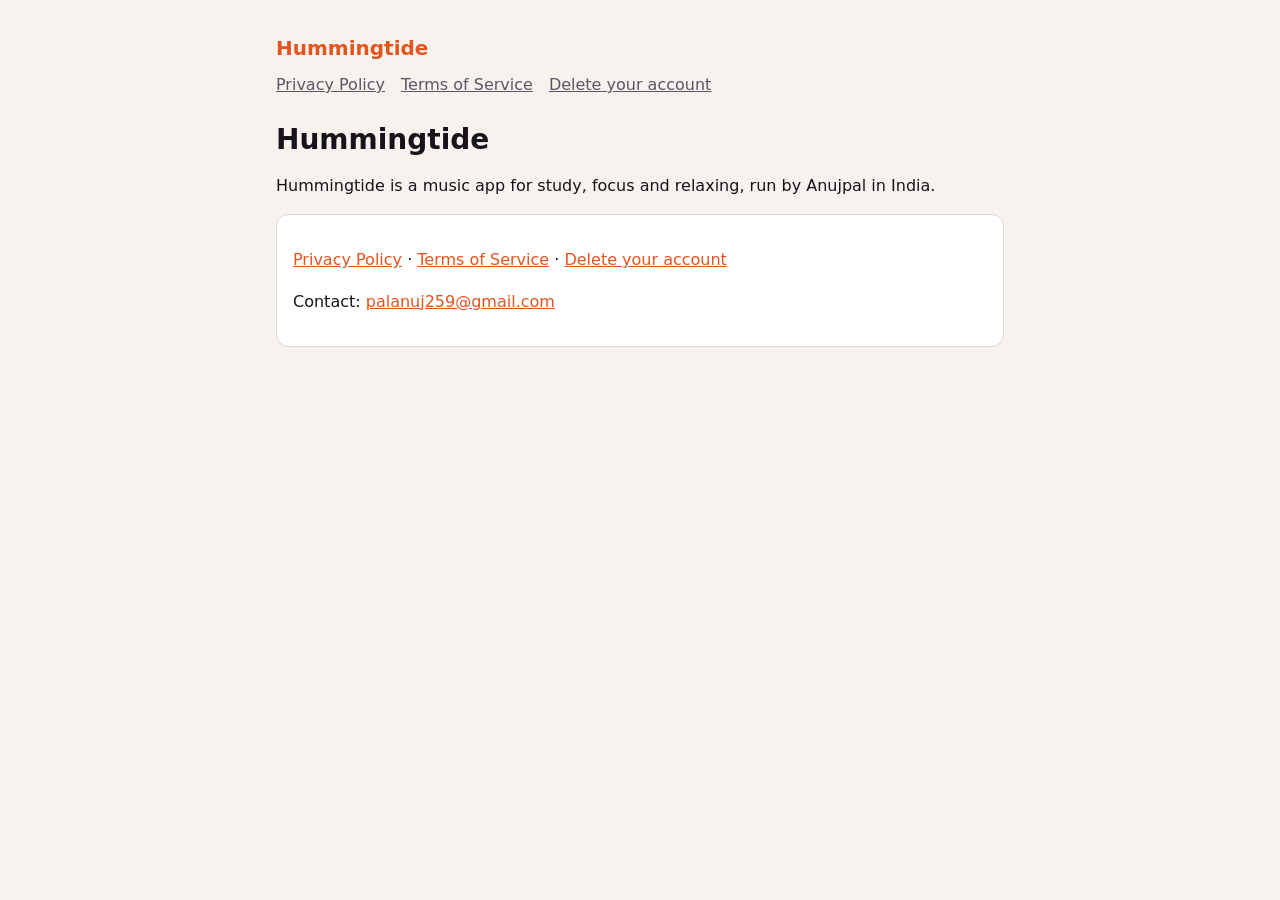
<file: index.html>
<!doctype html><html lang="en"><head><meta charset="utf-8"><meta name="viewport" content="width=device-width,initial-scale=1"><link rel="stylesheet" href="style.css"><title>Hummingtide</title></head><body><main><header><a href="./">Hummingtide</a></header><nav><a href="privacy.html">Privacy Policy</a><a href="terms.html">Terms of Service</a><a href="delete-account.html">Delete your account</a></nav>
<h1>Hummingtide</h1><p>Hummingtide is a music app for study, focus and relaxing, run by Anujpal in India.</p>
<div class="card"><p><a href="privacy.html">Privacy Policy</a> · <a href="terms.html">Terms of Service</a> · <a href="delete-account.html">Delete your account</a></p><p>Contact: <a href="mailto:palanuj259@gmail.com">palanuj259@gmail.com</a></p></div>
</main></body></html>
</file>
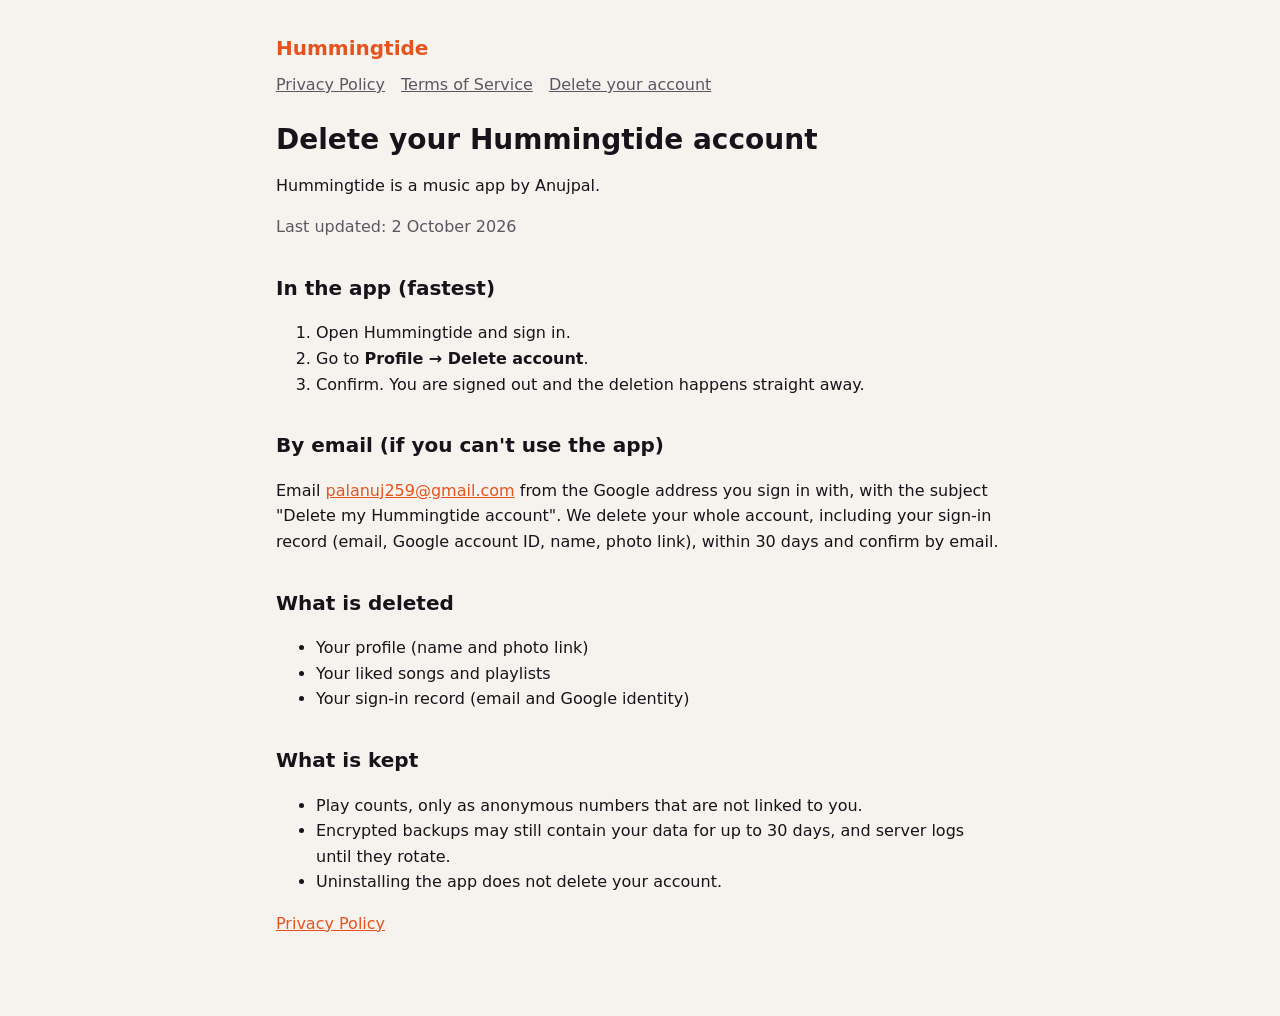
<file: delete-account.html>
<!doctype html><html lang="en"><head><meta charset="utf-8"><meta name="viewport" content="width=device-width,initial-scale=1"><link rel="stylesheet" href="style.css"><title>Delete your account · Hummingtide</title></head><body><main><header><a href="./">Hummingtide</a></header><nav><a href="privacy.html">Privacy Policy</a><a href="terms.html">Terms of Service</a><a href="delete-account.html">Delete your account</a></nav>
<h1>Delete your Hummingtide account</h1><p>Hummingtide is a music app by Anujpal.</p><p class="date">Last updated: 2 October 2026</p>
<h2>In the app (fastest)</h2><ol><li>Open Hummingtide and sign in.</li><li>Go to <strong>Profile → Delete account</strong>.</li><li>Confirm. You are signed out and the deletion happens straight away.</li></ol>
<h2>By email (if you can't use the app)</h2><p>Email <a href="mailto:palanuj259@gmail.com">palanuj259@gmail.com</a> from the Google address you sign in with, with the subject "Delete my Hummingtide account". We delete your whole account, including your sign-in record (email, Google account ID, name, photo link), within 30 days and confirm by email.</p>
<h2>What is deleted</h2><ul><li>Your profile (name and photo link)</li><li>Your liked songs and playlists</li><li>Your sign-in record (email and Google identity)</li></ul>
<h2>What is kept</h2><ul><li>Play counts, only as anonymous numbers that are not linked to you.</li><li>Encrypted backups may still contain your data for up to 30 days, and server logs until they rotate.</li><li>Uninstalling the app does not delete your account.</li></ul>
<p><a href="privacy.html">Privacy Policy</a></p></main></body></html>
</file>
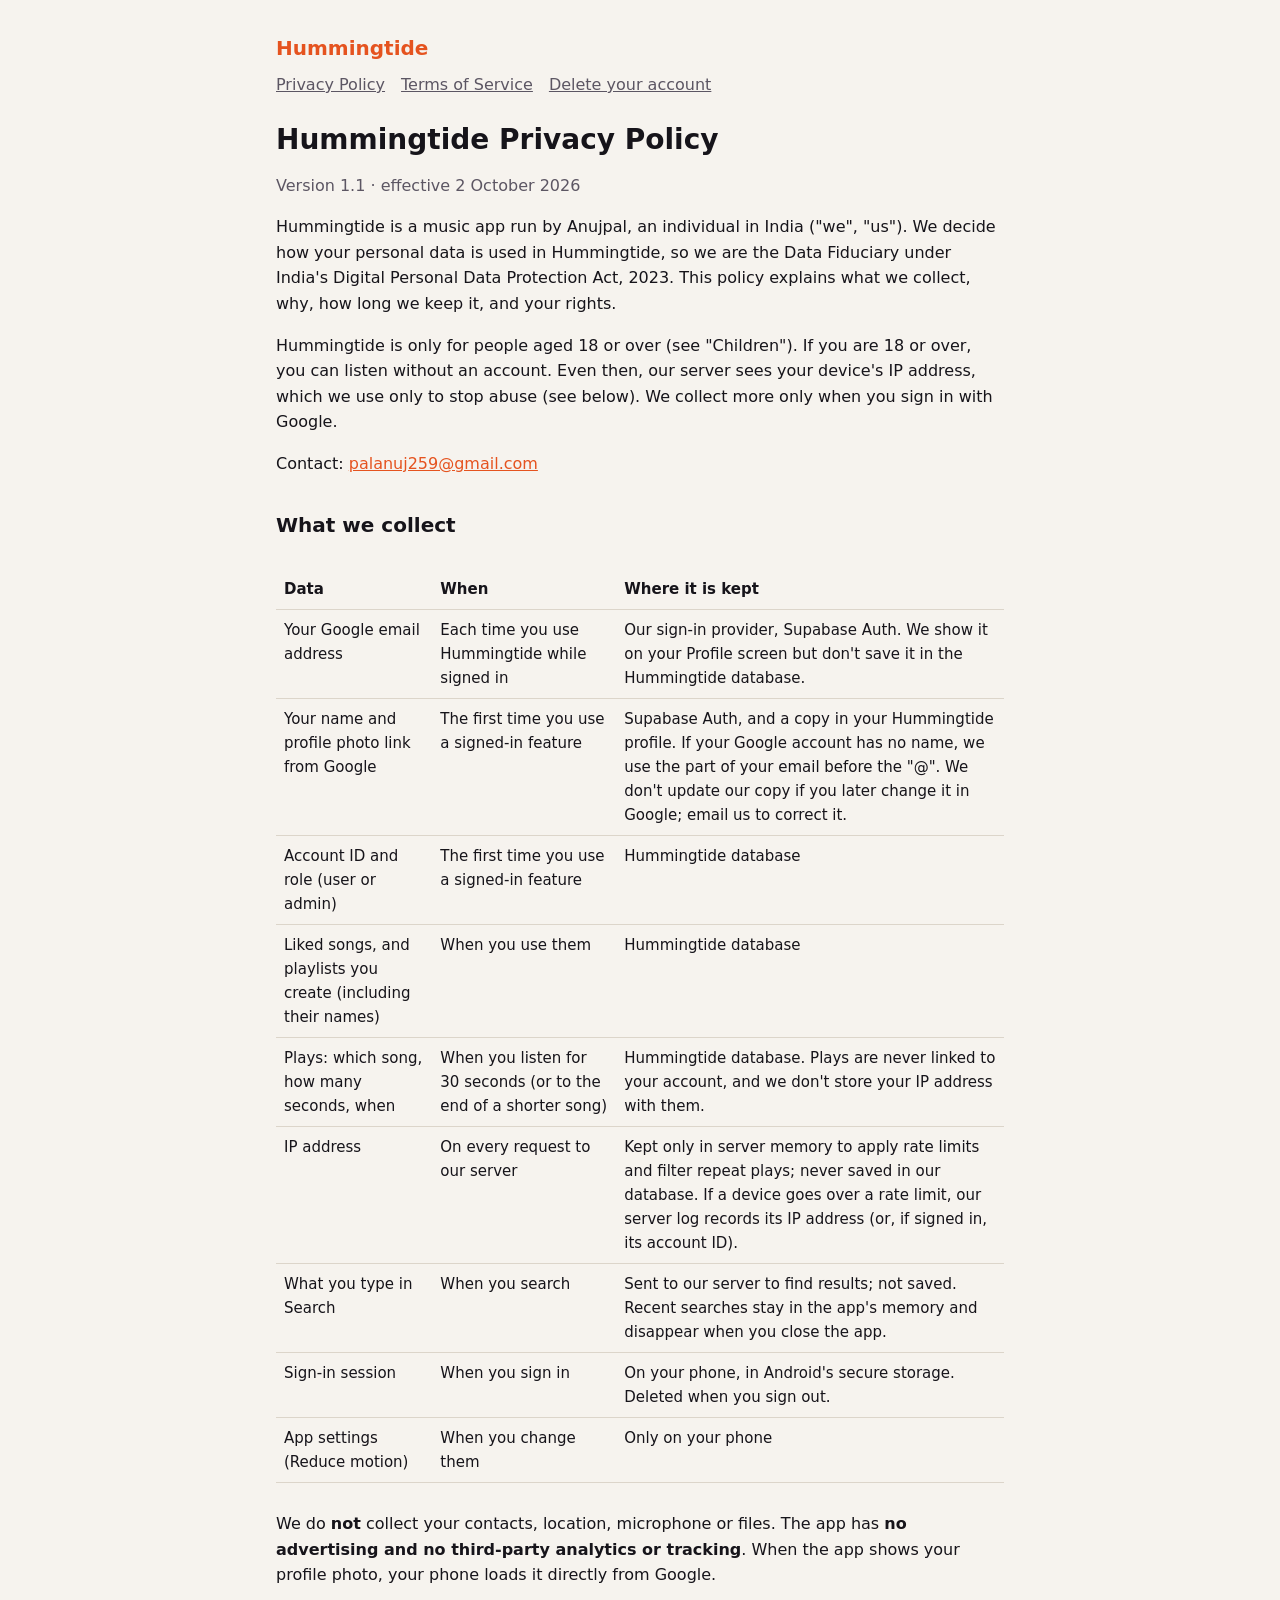
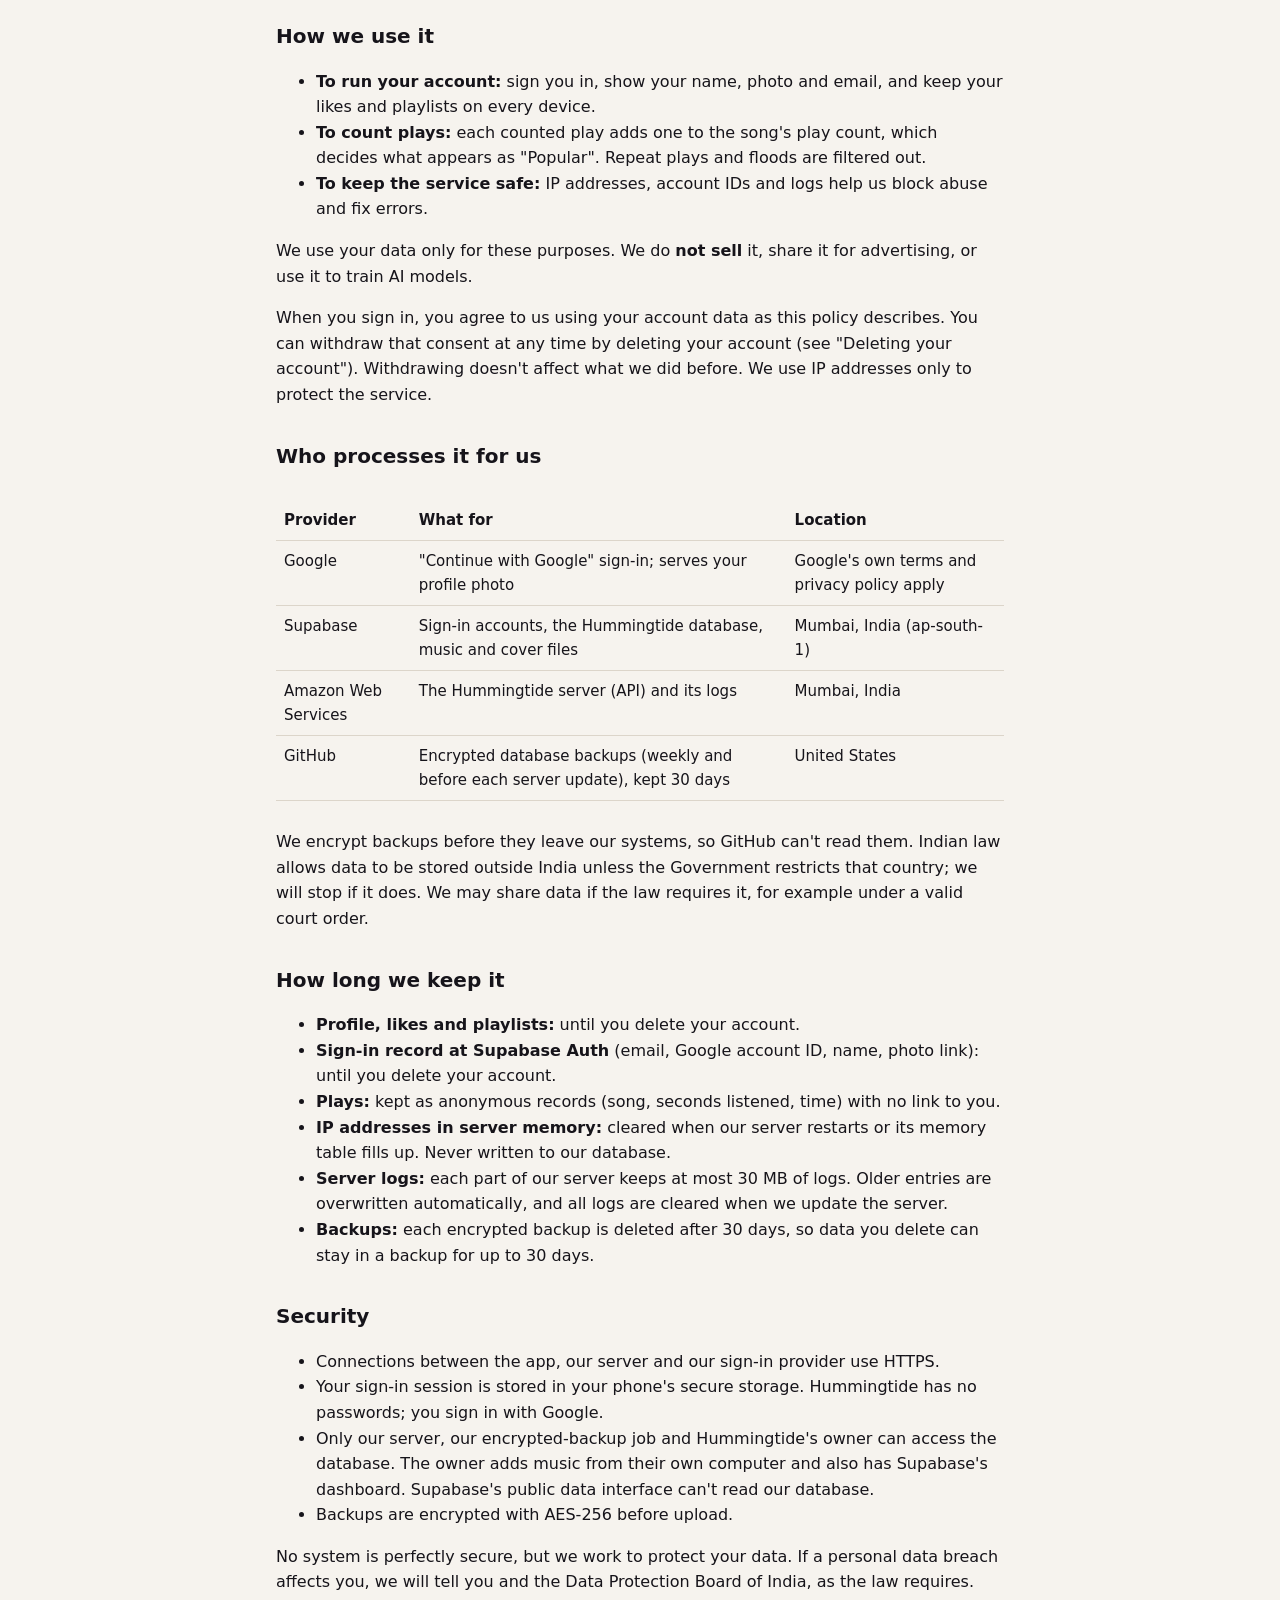
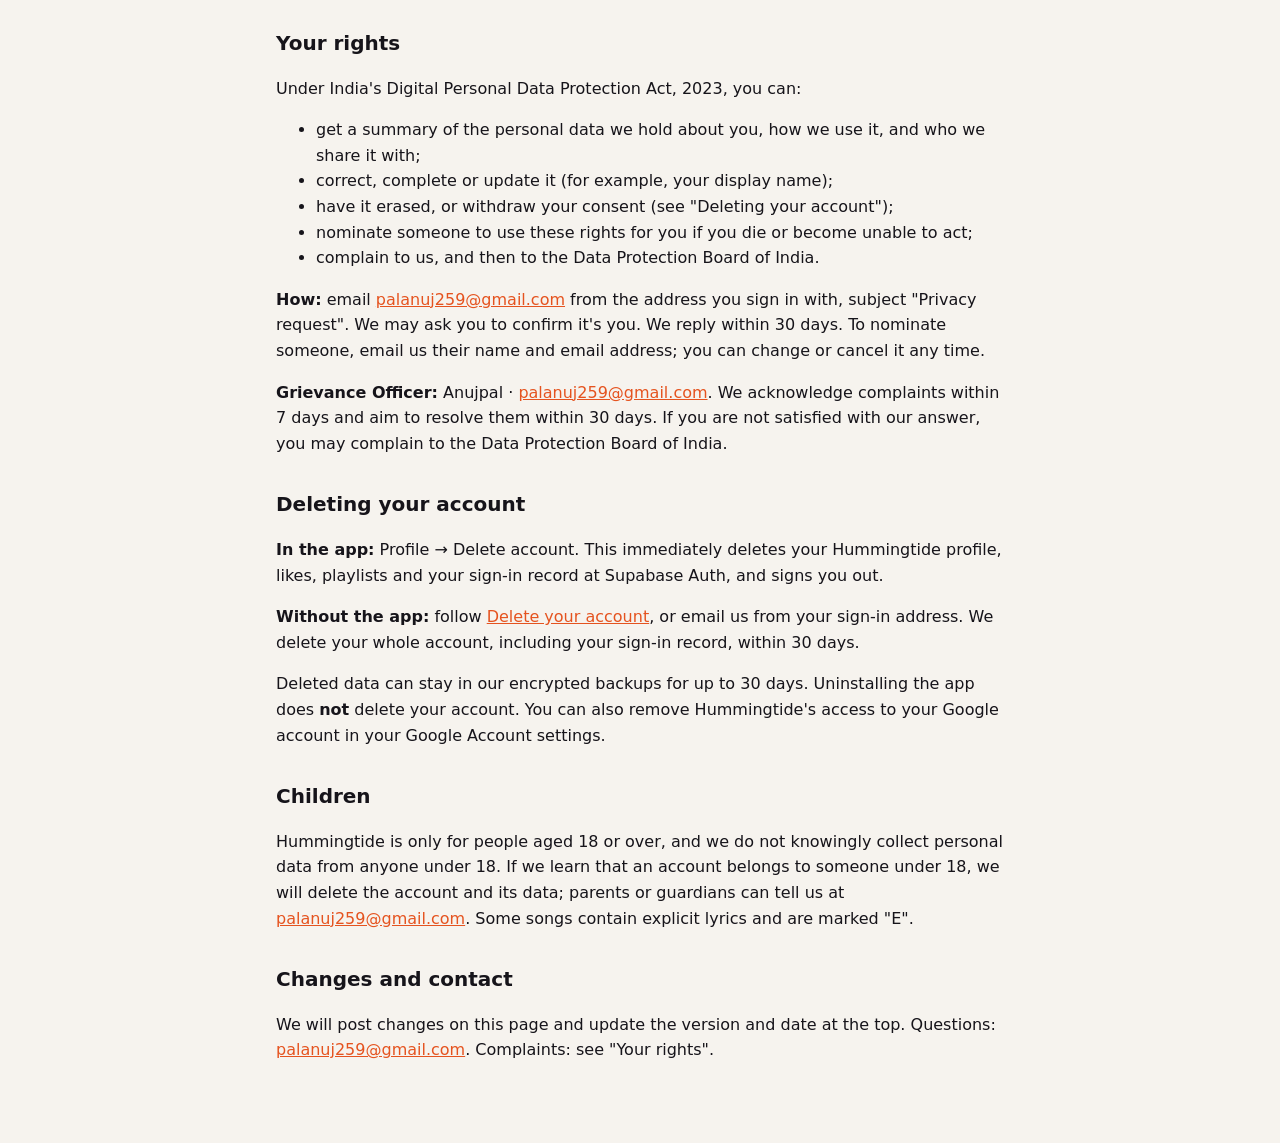
<file: privacy.html>
<!doctype html><html lang="en"><head><meta charset="utf-8"><meta name="viewport" content="width=device-width,initial-scale=1"><link rel="stylesheet" href="style.css"><title>Privacy Policy · Hummingtide</title></head><body><main><header><a href="./">Hummingtide</a></header><nav><a href="privacy.html">Privacy Policy</a><a href="terms.html">Terms of Service</a><a href="delete-account.html">Delete your account</a></nav>
<h1>Hummingtide Privacy Policy</h1><p class="date">Version 1.1 · effective 2 October 2026</p>
<p>Hummingtide is a music app run by Anujpal, an individual in India ("we", "us"). We decide how your personal data is used in Hummingtide, so we are the Data Fiduciary under India's Digital Personal Data Protection Act, 2023. This policy explains what we collect, why, how long we keep it, and your rights.</p>
<p>Hummingtide is only for people aged 18 or over (see "Children"). If you are 18 or over, you can listen without an account. Even then, our server sees your device's IP address, which we use only to stop abuse (see below). We collect more only when you sign in with Google.</p>
<p>Contact: <a href="mailto:palanuj259@gmail.com">palanuj259@gmail.com</a></p>
<h2>What we collect</h2><div class="wrap"><table><tr><th>Data</th><th>When</th><th>Where it is kept</th></tr>
<tr><td>Your Google email address</td><td>Each time you use Hummingtide while signed in</td><td>Our sign-in provider, Supabase Auth. We show it on your Profile screen but don't save it in the Hummingtide database.</td></tr>
<tr><td>Your name and profile photo link from Google</td><td>The first time you use a signed-in feature</td><td>Supabase Auth, and a copy in your Hummingtide profile. If your Google account has no name, we use the part of your email before the "@". We don't update our copy if you later change it in Google; email us to correct it.</td></tr>
<tr><td>Account ID and role (user or admin)</td><td>The first time you use a signed-in feature</td><td>Hummingtide database</td></tr>
<tr><td>Liked songs, and playlists you create (including their names)</td><td>When you use them</td><td>Hummingtide database</td></tr>
<tr><td>Plays: which song, how many seconds, when</td><td>When you listen for 30 seconds (or to the end of a shorter song)</td><td>Hummingtide database. Plays are never linked to your account, and we don't store your IP address with them.</td></tr>
<tr><td>IP address</td><td>On every request to our server</td><td>Kept only in server memory to apply rate limits and filter repeat plays; never saved in our database. If a device goes over a rate limit, our server log records its IP address (or, if signed in, its account ID).</td></tr>
<tr><td>What you type in Search</td><td>When you search</td><td>Sent to our server to find results; not saved. Recent searches stay in the app's memory and disappear when you close the app.</td></tr>
<tr><td>Sign-in session</td><td>When you sign in</td><td>On your phone, in Android's secure storage. Deleted when you sign out.</td></tr>
<tr><td>App settings (Reduce motion)</td><td>When you change them</td><td>Only on your phone</td></tr></table></div>
<p>We do <strong>not</strong> collect your contacts, location, microphone or files. The app has <strong>no advertising and no third-party analytics or tracking</strong>. When the app shows your profile photo, your phone loads it directly from Google.</p>
<h2>How we use it</h2><ul><li><strong>To run your account:</strong> sign you in, show your name, photo and email, and keep your likes and playlists on every device.</li>
<li><strong>To count plays:</strong> each counted play adds one to the song's play count, which decides what appears as "Popular". Repeat plays and floods are filtered out.</li>
<li><strong>To keep the service safe:</strong> IP addresses, account IDs and logs help us block abuse and fix errors.</li></ul>
<p>We use your data only for these purposes. We do <strong>not sell</strong> it, share it for advertising, or use it to train AI models.</p>
<p>When you sign in, you agree to us using your account data as this policy describes. You can withdraw that consent at any time by deleting your account (see "Deleting your account"). Withdrawing doesn't affect what we did before. We use IP addresses only to protect the service.</p>
<h2>Who processes it for us</h2><div class="wrap"><table><tr><th>Provider</th><th>What for</th><th>Location</th></tr>
<tr><td>Google</td><td>"Continue with Google" sign-in; serves your profile photo</td><td>Google's own terms and privacy policy apply</td></tr>
<tr><td>Supabase</td><td>Sign-in accounts, the Hummingtide database, music and cover files</td><td>Mumbai, India (ap-south-1)</td></tr>
<tr><td>Amazon Web Services</td><td>The Hummingtide server (API) and its logs</td><td>Mumbai, India</td></tr>
<tr><td>GitHub</td><td>Encrypted database backups (weekly and before each server update), kept 30 days</td><td>United States</td></tr></table></div>
<p>We encrypt backups before they leave our systems, so GitHub can't read them. Indian law allows data to be stored outside India unless the Government restricts that country; we will stop if it does. We may share data if the law requires it, for example under a valid court order.</p>
<h2>How long we keep it</h2><ul><li><strong>Profile, likes and playlists:</strong> until you delete your account.</li>
<li><strong>Sign-in record at Supabase Auth</strong> (email, Google account ID, name, photo link): until you delete your account.</li>
<li><strong>Plays:</strong> kept as anonymous records (song, seconds listened, time) with no link to you.</li>
<li><strong>IP addresses in server memory:</strong> cleared when our server restarts or its memory table fills up. Never written to our database.</li>
<li><strong>Server logs:</strong> each part of our server keeps at most 30 MB of logs. Older entries are overwritten automatically, and all logs are cleared when we update the server.</li>
<li><strong>Backups:</strong> each encrypted backup is deleted after 30 days, so data you delete can stay in a backup for up to 30 days.</li></ul>
<h2>Security</h2><ul><li>Connections between the app, our server and our sign-in provider use HTTPS.</li>
<li>Your sign-in session is stored in your phone's secure storage. Hummingtide has no passwords; you sign in with Google.</li>
<li>Only our server, our encrypted-backup job and Hummingtide's owner can access the database. The owner adds music from their own computer and also has Supabase's dashboard. Supabase's public data interface can't read our database.</li>
<li>Backups are encrypted with AES-256 before upload.</li></ul>
<p>No system is perfectly secure, but we work to protect your data. If a personal data breach affects you, we will tell you and the Data Protection Board of India, as the law requires.</p>
<h2>Your rights</h2><p>Under India's Digital Personal Data Protection Act, 2023, you can:</p><ul><li>get a summary of the personal data we hold about you, how we use it, and who we share it with;</li><li>correct, complete or update it (for example, your display name);</li><li>have it erased, or withdraw your consent (see "Deleting your account");</li><li>nominate someone to use these rights for you if you die or become unable to act;</li><li>complain to us, and then to the Data Protection Board of India.</li></ul>
<p><strong>How:</strong> email <a href="mailto:palanuj259@gmail.com">palanuj259@gmail.com</a> from the address you sign in with, subject "Privacy request". We may ask you to confirm it's you. We reply within 30 days. To nominate someone, email us their name and email address; you can change or cancel it any time.</p>
<p><strong>Grievance Officer:</strong> Anujpal · <a href="mailto:palanuj259@gmail.com">palanuj259@gmail.com</a>. We acknowledge complaints within 7 days and aim to resolve them within 30 days. If you are not satisfied with our answer, you may complain to the Data Protection Board of India.</p>
<h2>Deleting your account</h2><p><strong>In the app:</strong> Profile → Delete account. This immediately deletes your Hummingtide profile, likes, playlists and your sign-in record at Supabase Auth, and signs you out.</p>
<p><strong>Without the app:</strong> follow <a href="delete-account.html">Delete your account</a>, or email us from your sign-in address. We delete your whole account, including your sign-in record, within 30 days.</p>
<p>Deleted data can stay in our encrypted backups for up to 30 days. Uninstalling the app does <strong>not</strong> delete your account. You can also remove Hummingtide's access to your Google account in your Google Account settings.</p>
<h2>Children</h2><p>Hummingtide is only for people aged 18 or over, and we do not knowingly collect personal data from anyone under 18. If we learn that an account belongs to someone under 18, we will delete the account and its data; parents or guardians can tell us at <a href="mailto:palanuj259@gmail.com">palanuj259@gmail.com</a>. Some songs contain explicit lyrics and are marked "E".</p>
<h2>Changes and contact</h2><p>We will post changes on this page and update the version and date at the top. Questions: <a href="mailto:palanuj259@gmail.com">palanuj259@gmail.com</a>. Complaints: see "Your rights".</p>
</main></body></html>
</file>
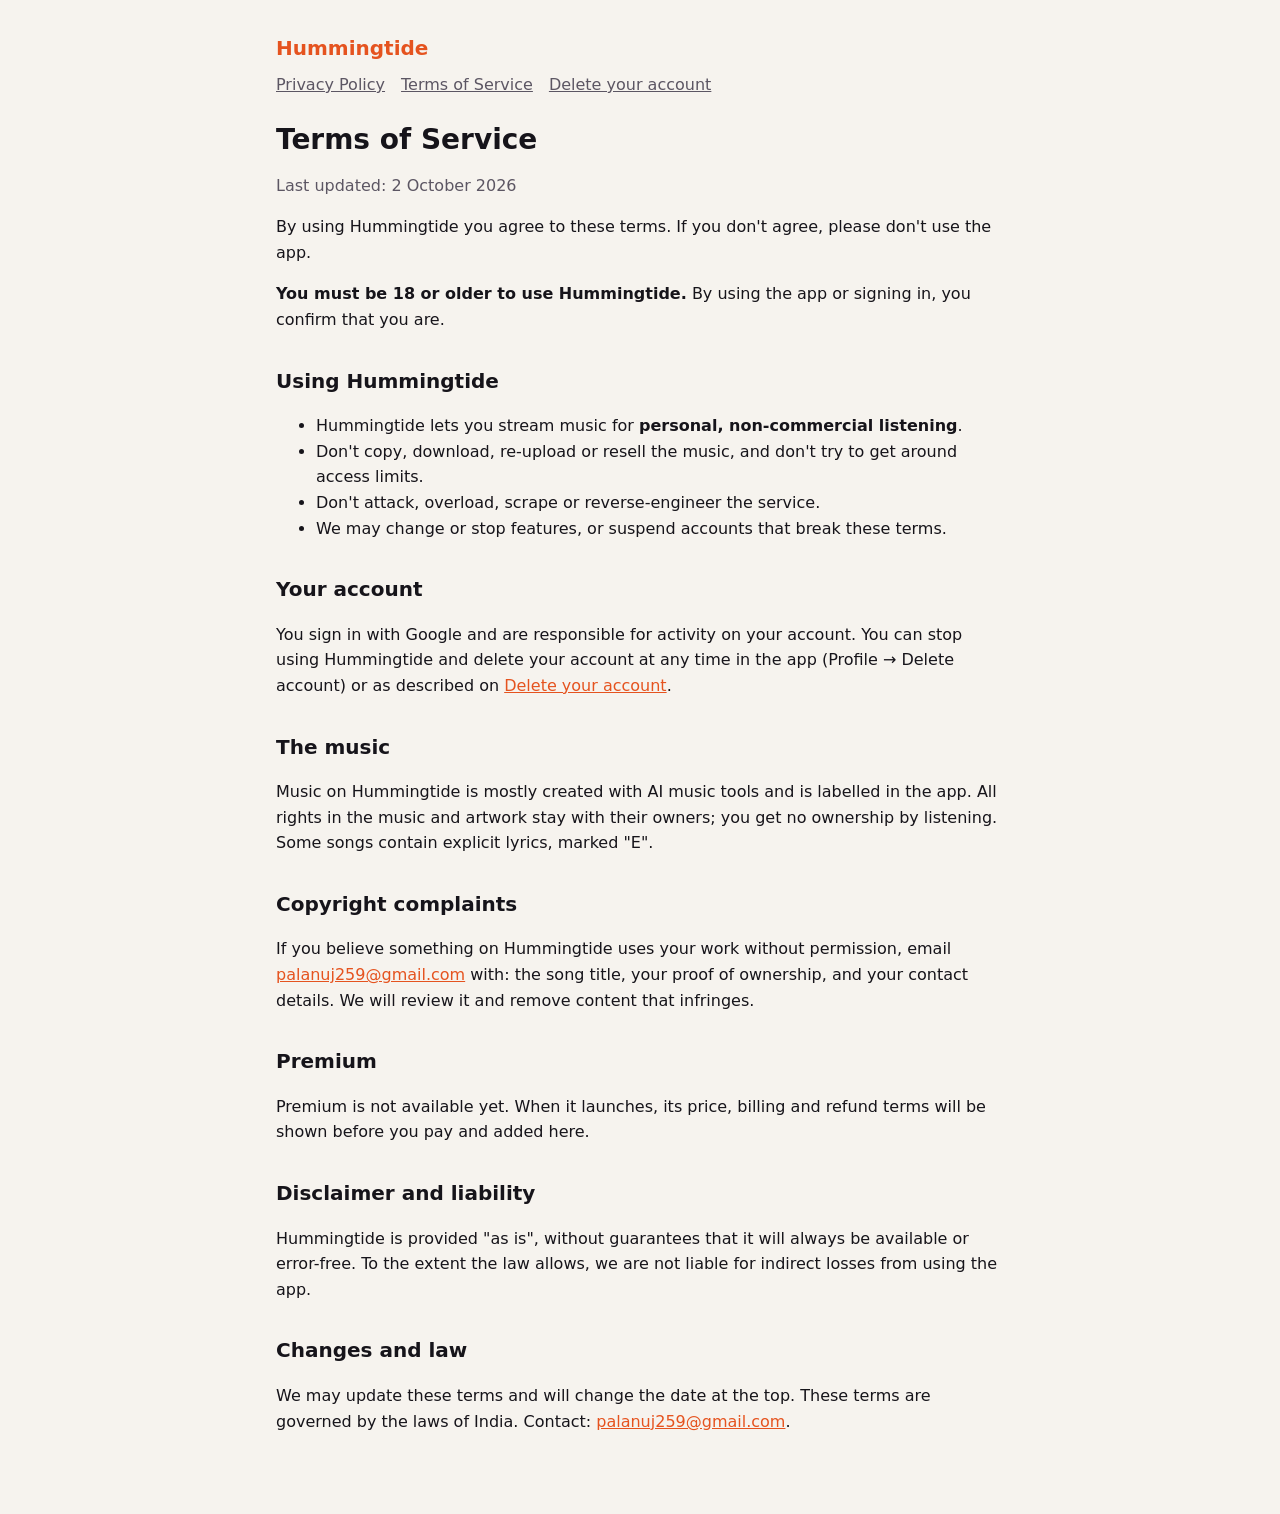
<file: terms.html>
<!doctype html><html lang="en"><head><meta charset="utf-8"><meta name="viewport" content="width=device-width,initial-scale=1"><link rel="stylesheet" href="style.css"><title>Terms of Service · Hummingtide</title></head><body><main><header><a href="./">Hummingtide</a></header><nav><a href="privacy.html">Privacy Policy</a><a href="terms.html">Terms of Service</a><a href="delete-account.html">Delete your account</a></nav>
<h1>Terms of Service</h1><p class="date">Last updated: 2 October 2026</p>
<p>By using Hummingtide you agree to these terms. If you don't agree, please don't use the app.</p>
<p><strong>You must be 18 or older to use Hummingtide.</strong> By using the app or signing in, you confirm that you are.</p>
<h2>Using Hummingtide</h2><ul><li>Hummingtide lets you stream music for <strong>personal, non-commercial listening</strong>.</li>
<li>Don't copy, download, re-upload or resell the music, and don't try to get around access limits.</li>
<li>Don't attack, overload, scrape or reverse-engineer the service.</li>
<li>We may change or stop features, or suspend accounts that break these terms.</li></ul>
<h2>Your account</h2><p>You sign in with Google and are responsible for activity on your account. You can stop using Hummingtide and delete your account at any time in the app (Profile → Delete account) or as described on <a href="delete-account.html">Delete your account</a>.</p>
<h2>The music</h2><p>Music on Hummingtide is mostly created with AI music tools and is labelled in the app. All rights in the music and artwork stay with their owners; you get no ownership by listening. Some songs contain explicit lyrics, marked "E".</p>
<h2>Copyright complaints</h2><p>If you believe something on Hummingtide uses your work without permission, email <a href="mailto:palanuj259@gmail.com">palanuj259@gmail.com</a> with: the song title, your proof of ownership, and your contact details. We will review it and remove content that infringes.</p>
<h2>Premium</h2><p>Premium is not available yet. When it launches, its price, billing and refund terms will be shown before you pay and added here.</p>
<h2>Disclaimer and liability</h2><p>Hummingtide is provided "as is", without guarantees that it will always be available or error-free. To the extent the law allows, we are not liable for indirect losses from using the app.</p>
<h2>Changes and law</h2><p>We may update these terms and will change the date at the top. These terms are governed by the laws of India. Contact: <a href="mailto:palanuj259@gmail.com">palanuj259@gmail.com</a>.</p>
</main></body></html>
</file>
<file: style.css>
:root{--bg:#0e0d12;--surface:#17161c;--ink:#f4f1ea;--muted:#a8a2ae;--line:#2e2a35;--flare:#ff6a3d}
@media (prefers-color-scheme:light){:root{--bg:#f6f3ee;--surface:#fff;--ink:#16141a;--muted:#5c5663;--line:#dcd5ca;--flare:#e5531f}}
*{box-sizing:border-box}body{margin:0;background:var(--bg);color:var(--ink);font:16px/1.6 system-ui,-apple-system,"Segoe UI",Roboto,sans-serif}
main{max-width:760px;margin:0 auto;padding:32px 16px 64px}header a{color:var(--flare);font-weight:700;text-decoration:none;font-size:20px}
nav{margin:8px 0 24px;display:flex;gap:16px;flex-wrap:wrap}nav a{color:var(--muted)}a{color:var(--flare)}
h1{font-size:28px;line-height:1.25;margin:8px 0}h2{font-size:20px;margin-top:32px}.date{color:var(--muted)}
table{width:100%;border-collapse:collapse;margin:12px 0;font-size:15px}th,td{border-bottom:1px solid var(--line);padding:8px;text-align:left;vertical-align:top}
.card{background:var(--surface);border:1px solid var(--line);border-radius:12px;padding:16px}.wrap{overflow-x:auto}
</file>
